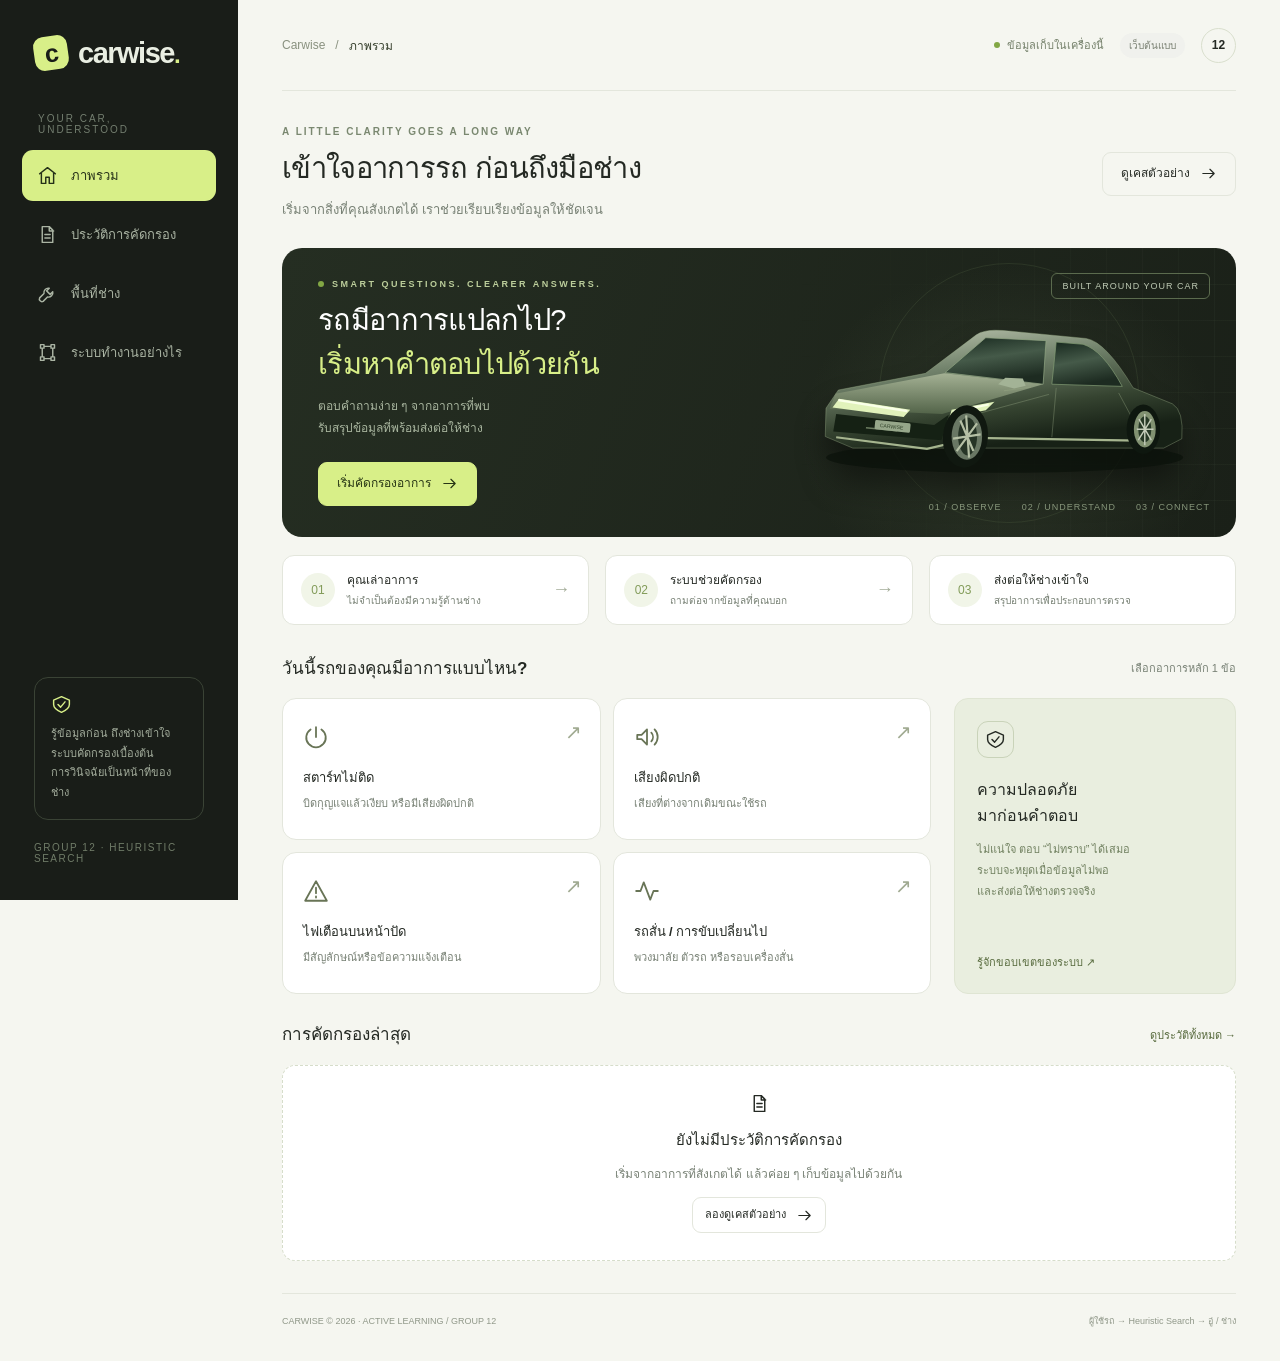
<file: carwise/index.html>
<!doctype html>
<html lang="th"><head><meta charset="utf-8"><meta name="viewport" content="width=device-width,initial-scale=1"><meta name="theme-color" content="#191c18"><title>Carwise — เข้าใจอาการรถ ก่อนถึงมือช่าง</title><link rel="stylesheet" href="styles.css"></head><body><div id="app"></div><div id="toast" role="status" aria-live="polite"></div><script src="engine.js"></script><script src="app.js"></script></body></html>
</file>
<file: carwise/styles.css>
:root{--ink:#242923;--muted:#778074;--paper:#f5f6f0;--line:#e3e6dc;--lime:#d8ef88;--dark:#191d18;--white:#fff;--orange:#bc6338;--radius:20px;font-family:'Leelawadee UI','Tahoma','Segoe UI',sans-serif;color:var(--ink);background:var(--paper);font-synthesis:none}*{box-sizing:border-box}body{margin:0}button,input,select,textarea{font:inherit}button,a,input,select,textarea{-webkit-tap-highlight-color:transparent}button{cursor:pointer}button:disabled{opacity:.5;cursor:not-allowed}a{color:inherit;text-decoration:none}button:focus-visible,a:focus-visible{outline:3px solid #75913a;outline-offset:4px}input:focus,select:focus,textarea:focus{outline:2px solid #9cad6d;border-color:transparent}button{border:0}svg{display:block}.icon{width:21px;height:21px;flex-shrink:0;stroke:currentColor;fill:none;stroke-width:1.65;stroke-linecap:round;stroke-linejoin:round}.shell{display:grid;grid-template-columns:238px 1fr;min-height:100vh}.sidebar{background:var(--dark);color:#e9eee2;padding:36px 22px;position:fixed;inset:0 auto 0 0;width:238px;display:flex;flex-direction:column;z-index:5}.brand{display:flex;align-items:center;gap:10px;font:700 29px 'Segoe UI',sans-serif;letter-spacing:-1.5px;padding:0 12px}.brandmark{display:grid;place-items:center;width:34px;height:34px;color:var(--dark);background:var(--lime);border-radius:10px;font-size:25px;transform:rotate(-8deg)}.brand small{color:var(--lime)}.side-label{font-size:10px;letter-spacing:2px;color:#737e6f;margin:43px 16px 15px}.nav{display:grid;gap:8px}.nav a{display:flex;align-items:center;gap:13px;font-size:13px;padding:15px;border-radius:11px;color:#aab4a3}.nav a:hover{background:#272e25;color:#fff}.nav a.active{background:var(--lime);color:#253018;font-weight:700}.nav .count{margin-left:auto;background:#ffffff14;padding:2px 7px;border-radius:5px;font-size:10px}.side-bottom{margin-top:auto;padding:22px 12px 0}.side-note{border:1px solid #3a4335;border-radius:14px;padding:16px;font-size:11px;color:#a3ad9c;line-height:1.8}.side-note .icon{color:var(--lime);margin-bottom:9px}.group-label{font:10px 'Segoe UI',sans-serif;color:#707c68;letter-spacing:1.5px;margin-top:22px}.main{grid-column:2;padding:0 44px 32px;max-width:1600px;width:100%;margin:auto}.topbar{display:flex;align-items:center;justify-content:space-between;border-bottom:1px solid var(--line);height:91px;gap:15px;font-size:12px}.crumb{color:#89917f;display:flex;gap:10px;align-items:center}.crumb strong{color:#333d2a;font-weight:500}.top-right{display:flex;gap:16px;align-items:center}.local{display:flex;align-items:center;gap:7px;font-size:11px;color:#75816b}.dot{width:6px;height:6px;background:#82a744;border-radius:50%;display:inline-block}.avatar{width:35px;height:35px;display:grid;place-items:center;border:1px solid #d9dfcd;border-radius:50%;font:600 12px 'Segoe UI',sans-serif}.intro{display:flex;justify-content:space-between;gap:20px;align-items:center;margin:35px 0 27px}.eyebrow{font:600 10px 'Segoe UI',sans-serif;letter-spacing:2px;color:#7a8870;margin-bottom:10px;text-transform:uppercase}h1{font-size:29px;letter-spacing:-.7px;line-height:1.45;margin:0;font-weight:600}h2{font-size:20px;margin:0 0 10px;font-weight:600;line-height:1.5}h3{font-size:15px;margin:0 0 8px;font-weight:600}p{line-height:1.8}.intro p{margin:9px 0 0;color:var(--muted);font-size:13px}.btn{display:inline-flex;gap:10px;align-items:center;justify-content:center;border-radius:9px;padding:12px 18px;min-height:44px;font-size:12px;line-height:1.45;background:#fff;color:var(--ink);border:1px solid var(--line);font-weight:600;transition:.16s}.btn:hover{border-color:#9bab7f;transform:translateY(-1px)}.btn.primary{background:var(--lime);border-color:var(--lime);color:#263414}.btn.dark{background:var(--dark);color:white;border-color:var(--dark)}.btn.ghost{background:transparent}.btn.danger{color:#9b492d;border-color:#e6c6b7;background:#fff9f6}.btn.small{font-size:11px;padding:8px 12px;min-height:36px}.btn .icon{width:17px;height:17px}.hero{display:grid;grid-template-columns:1.1fr 1fr;position:relative;border-radius:var(--radius);background:linear-gradient(112deg,#252e22,#1a2018);color:#fff;min-height:278px;overflow:hidden}.hero-copy{padding:31px 36px;position:relative;z-index:1}.hero .eyebrow{color:#bcce9b;font-size:9px;letter-spacing:2.5px;display:flex;align-items:center;gap:8px}.hero h2{font-size:29px;line-height:1.5;font-weight:500;letter-spacing:-.7px}.hero h2 em{font-style:normal;color:var(--lime)}.hero p{color:#aab7a0;font-size:12px;max-width:320px;margin:10px 0 22px}.hero-art{position:relative;display:flex;align-items:center;justify-content:center;background:radial-gradient(ellipse at 50% 65%,#6f815c33,transparent 65%)}.car-svg{width:115%;max-width:590px;filter:drop-shadow(0 20px 15px #0007);margin-left:-25px}.art-grid{position:absolute;inset:0;background-image:linear-gradient(#a9c1940b 1px,transparent 1px),linear-gradient(90deg,#a9c1940b 1px,transparent 1px);background-size:36px 36px;mask-image:linear-gradient(90deg,transparent,#000)}.art-label{position:absolute;right:26px;top:25px;border:1px solid #5b6b4e;padding:7px 10px;border-radius:6px;font:9px 'Segoe UI',sans-serif;letter-spacing:1px;color:#bdc9b3}.art-foot{position:absolute;bottom:25px;right:26px;display:flex;gap:20px;color:#87967b;font:9px 'Segoe UI',sans-serif;letter-spacing:1px}.hero-orbit{position:absolute;width:260px;height:260px;border:1px solid #6b805530;border-radius:50%}.workflow{display:grid;grid-template-columns:repeat(3,1fr);gap:16px;margin:18px 0 31px}.flow-step{display:flex;align-items:center;gap:12px;padding:14px 18px;background:#fff;border:1px solid var(--line);border-radius:12px}.flow-num{font:12px 'Segoe UI',sans-serif;color:#829b59;background:#f1f5e8;width:34px;height:34px;border-radius:50%;display:grid;place-items:center}.flow-step h3{font-size:12px;margin-bottom:3px}.flow-step p{font-size:10px;color:var(--muted);margin:0}.flow-arrow{margin-left:auto;color:#a3ac98;font-size:18px}.section-title{display:flex;align-items:center;justify-content:space-between;margin:25px 0 17px}.section-title h2{font-size:17px;margin:0}.section-title span{font-size:11px;color:var(--muted)}.dashboard-grid{display:grid;grid-template-columns:minmax(0,1fr) 282px;gap:23px}.symptom-grid{display:grid;grid-template-columns:1fr 1fr;gap:12px}.symptom{background:#fff;text-align:left;border:1px solid var(--line);border-radius:14px;padding:20px;position:relative;min-height:142px;color:var(--ink);transition:.18s}.symptom:hover{border-color:#a0b777;box-shadow:0 6px 18px #2d402c08;transform:translateY(-2px)}.symptom .icon{color:#687456;width:26px;height:26px;margin-bottom:17px}.symptom h3{font-size:13px;margin-bottom:6px}.symptom p{font-size:11px;color:var(--muted);margin:0}.symptom .arrow{position:absolute;right:18px;top:21px;color:#a0aa91;font-size:20px}.note-card{background:#e9eedf;border:1px solid #dfe5d3;border-radius:14px;padding:22px;display:flex;flex-direction:column;justify-content:space-between}.note-card .badge-icon{width:37px;height:37px;border:1px solid #c9d3b9;border-radius:11px;display:grid;place-items:center;margin-bottom:19px}.note-card h3{font-size:16px;line-height:1.6}.note-card p{font-size:11px;color:#718160;line-height:1.9}.text-link{background:none;padding:0;color:#586b3e;font-size:11px;font-weight:600;text-align:left}.text-link:hover{text-decoration:underline}.recent{margin-top:28px}.table-wrap{overflow:auto;border:1px solid var(--line);border-radius:13px;background:white}table{border-collapse:collapse;width:100%;text-align:left;font-size:12px}th{font-size:10px;font-weight:400;letter-spacing:.3px;color:#89917e;padding:13px 20px;background:#fafbf7;border-bottom:1px solid var(--line);white-space:nowrap}td{padding:17px 20px;border-bottom:1px solid #eff1e9}tr:last-child td{border:0}td .sub{display:block;font-size:10px;color:#909789;margin-top:4px}.pill{display:inline-flex;align-items:center;gap:5px;white-space:nowrap;font-size:10px;border-radius:30px;background:#edf1e4;color:#688342;padding:5px 9px}.pill.warn{color:#ac6a41;background:#faf0e4}.pill.neutral{background:#f0f1ed;color:#7a8173}.pill.blue{background:#ebf0f5;color:#667d94}.empty{padding:27px;text-align:center;background:#fff;border:1px dashed #d6ddca;border-radius:13px}.empty p{font-size:12px;color:var(--muted)}.footer{display:flex;justify-content:space-between;gap:15px;margin-top:32px;padding-top:19px;border-top:1px solid var(--line);font-size:9px;color:#909889;line-height:1.8}.panel{border:1px solid var(--line);border-radius:17px;background:white;padding:28px}.layout{display:grid;grid-template-columns:minmax(0,1fr) 300px;gap:24px;margin-top:24px}.panel p{font-size:12px;color:var(--muted)}.form-grid{display:grid;grid-template-columns:1fr 1fr;gap:18px}.field{display:flex;flex-direction:column;gap:8px;font-size:12px}.field.full{grid-column:1/-1}.field input,.field select,.field textarea,.search{width:100%;border:1px solid #dce2d2;background:#fafbf7;border-radius:9px;padding:13px 14px;color:var(--ink);font-size:12px;line-height:1.5}.field textarea{resize:vertical;min-height:96px}.field small{font-size:10px;color:#8d9682}.required{color:#a06045}.actions{display:flex;gap:12px;flex-wrap:wrap;align-items:center;margin-top:25px}.progress{display:flex;gap:5px;margin:0 0 24px}.progress i{height:4px;flex:1;border-radius:10px;background:#e7ebdf}.progress i.on{background:#9aba62}.question-label{font:10px 'Segoe UI',sans-serif;letter-spacing:1.5px;color:#8a9976;margin-bottom:15px}.question-title{font-size:24px;line-height:1.7;margin:10px 0}.options{display:grid;gap:12px;margin:24px 0}.option{display:flex;align-items:center;justify-content:space-between;text-align:left;gap:14px;background:#fff;border:1px solid #dce3d1;padding:17px 19px;border-radius:11px;color:var(--ink);font-size:13px}.option:hover{background:#f5f9eb;border-color:#97af6d}.option .circle{width:19px;height:19px;border:1px solid #cbd5bd;border-radius:50%;flex-shrink:0}.option:hover .circle{background:var(--lime);border-color:#a6bc7a}.option.unknown{border-style:dashed;color:#7b8572}.aside-card{padding:23px;border:1px solid var(--line);border-radius:15px;background:#edf1e6;height:fit-content}.aside-card h3{font-size:13px}.aside-card p,.aside-card li{font-size:11px;line-height:1.9;color:#748269}.aside-card ul{padding-left:17px}.tiny-label{font:9px 'Segoe UI',sans-serif;color:#869775;letter-spacing:1.5px;margin-bottom:12px}.metric{display:flex;align-items:center;justify-content:space-between;border-top:1px solid #d9e1ce;padding:12px 0;font-size:11px}.metric strong{font:600 23px 'Segoe UI',sans-serif}.math{font:20px Georgia,serif;padding:20px;background:#fff8;border:1px solid #dce4cf;border-radius:10px;text-align:center;margin:15px 0}.alert{padding:17px 20px;display:flex;gap:12px;border:1px solid #eadbc8;border-radius:12px;background:#fcf7ef;font-size:12px;line-height:1.9;color:#9c7144;margin:16px 0}.alert .icon{margin-top:3px}.alert.soft{background:#f1f5e9;border-color:#dde5cd;color:#728553}.alert strong{display:block}.summary-head{display:flex;align-items:flex-start;justify-content:space-between;gap:15px}.case-id{font:11px 'Segoe UI',sans-serif;color:#7c8c69;letter-spacing:1px}.summary-section{padding:22px 0;border-bottom:1px solid var(--line)}.summary-section:last-child{border-bottom:0}.summary-section h3{margin-bottom:15px}.keyvals{display:grid;grid-template-columns:120px 1fr;gap:12px;font-size:12px;line-height:1.8}.keyvals dt{color:#849076}.keyvals dd{margin:0;overflow-wrap:anywhere;white-space:pre-line}.evidence{display:grid;gap:0}.evidence-item{padding:13px 0;border-bottom:1px solid #eef1e7;font-size:12px;line-height:1.8}.evidence-item:last-child{border:0}.evidence-item small{display:block;color:#8d9782;font-size:10px;margin-top:3px}.rank{display:flex;gap:13px;border:1px solid var(--line);border-radius:10px;padding:15px;margin:9px 0}.rank-num{font:20px 'Segoe UI',sans-serif;color:#94a67d}.rank p{margin:5px 0 0;font-size:11px}.stack{display:grid;gap:12px}.divider{height:1px;background:var(--line);margin:23px 0}.toolbar{display:flex;gap:12px;align-items:center;flex-wrap:wrap;margin:23px 0}.search{max-width:360px;background:white}.filter{display:flex;gap:7px;flex-wrap:wrap}.chip{border:1px solid var(--line);background:white;padding:10px 13px;border-radius:8px;font-size:11px;color:#7a866c}.chip.active{background:var(--dark);color:white;border-color:var(--dark)}.stats{display:grid;grid-template-columns:repeat(3,1fr);gap:17px}.stat{background:white;border:1px solid var(--line);border-radius:13px;padding:20px;display:flex;align-items:center;justify-content:space-between}.stat span{font-size:11px;color:#829073}.stat strong{font:600 27px 'Segoe UI',sans-serif}.back{display:inline-flex;align-items:center;gap:8px;font-size:11px;color:#78856b;background:none;padding:0;margin:26px 0 0}.method-grid{display:grid;grid-template-columns:1fr 1fr;gap:22px}.numbered{counter-reset:steps}.numbered li{list-style:none;position:relative;padding:10px 0 16px 40px;line-height:1.8;font-size:12px;color:#778369}.numbered li:before{counter-increment:steps;content:counter(steps,decimal-leading-zero);position:absolute;left:0;background:#edf3e0;border-radius:50%;width:27px;height:27px;display:grid;place-items:center;font:10px 'Segoe UI',sans-serif;color:#849667}.numbered{padding:0}.method-grid .panel{height:100%}.sr-only{position:absolute;width:1px;height:1px;overflow:hidden;clip:rect(0,0,0,0)}#toast{position:fixed;left:50%;bottom:30px;transform:translate(-50%,25px);opacity:0;pointer-events:none;transition:.2s;background:#263020;color:#fff;padding:14px 24px;border-radius:10px;box-shadow:0 8px 35px #0002;font-size:12px;z-index:30;max-width:90vw}#toast.show{opacity:1;transform:translate(-50%,0)}.mobile-brand{display:none}.print-only{display:none}.fade{animation:appear .3s ease}@keyframes appear{from{opacity:0;transform:translateY(6px)}to{opacity:1;transform:translateY(0)}}
@media(min-width:1450px){.main{padding-left:60px;padding-right:60px}.hero{min-height:310px}.hero-copy{padding:40px}.hero h2{font-size:34px}}
@media(max-width:1150px){.sidebar{width:200px;padding:30px 14px}.shell{grid-template-columns:200px 1fr}.main{padding:0 25px 28px}.dashboard-grid{grid-template-columns:1fr 240px}.layout{grid-template-columns:minmax(0,1fr) 250px}.hero-copy{padding:27px}.hero h2{font-size:25px}.flow-step{padding:12px 10px;gap:8px}.flow-arrow{display:none}.hero-art{overflow:hidden}}
@media(max-width:900px){.sidebar{width:78px;padding:27px 10px}.brand{padding:0;justify-content:center}.brand>span:last-child,.side-label,.nav a span,.side-bottom{display:none}.nav{margin-top:45px}.nav a{justify-content:center;padding:15px}.shell{grid-template-columns:78px 1fr}.main{padding:0 22px 25px}.dashboard-grid{grid-template-columns:1fr}.note-card{display:none}.layout{grid-template-columns:1fr}.aside-card{order:2}.hero h2{font-size:24px}.intro h1{font-size:25px}.hero-copy{padding:26px}.hero-art{min-width:0}.flow-step p{font-size:9px}.flow-step h3{font-size:11px}.flow-num{width:27px;height:27px}.layout .aside-card .stack{grid-template-columns:1fr 1fr}.method-grid{gap:14px}.panel{padding:23px}}
@media(max-width:600px){.shell{display:block}.sidebar{position:fixed;inset:auto 0 0;width:100%;height:66px;padding:0 10px;border-top:1px solid #3b4434;display:block}.sidebar .brand{display:none}.nav{margin:0;display:flex;height:66px;justify-content:space-around}.nav a{flex-direction:column;gap:4px;padding:9px 10px;border-radius:0;font-size:9px;flex:1}.nav a span:not(.count){display:block;font-size:8px;white-space:nowrap}.nav a.active{background:#2c3525;color:var(--lime)}.nav .icon{width:18px;height:18px}.main{padding:0 18px 90px}.topbar{height:69px}.crumb{font-size:10px}.top-right .local{display:none}.avatar{width:30px;height:30px}.intro{margin:25px 0 21px}.intro h1{font-size:23px}.intro p{font-size:11px}.intro>.btn{padding:10px;font-size:10px}.eyebrow{font-size:8px}.hero{grid-template-columns:1fr;min-height:0}.hero-copy{padding:25px 24px}.hero h2{font-size:26px}.hero p{max-width:270px}.hero-art{height:150px;margin-top:-8px}.hero-art .car-svg{width:85%;margin-top:-25px}.hero-orbit{width:180px;height:180px}.art-label{top:0;font-size:7px}.art-foot{bottom:14px;font-size:7px}.workflow{gap:7px;margin:13px 0 24px}.flow-step{padding:12px 6px;flex-direction:column;text-align:center;gap:7px}.flow-step h3{font-size:10px}.flow-step p{font-size:8px;line-height:1.6}.symptom{padding:16px;min-height:150px}.symptom h3{font-size:12px}.symptom p{font-size:10px}.section-title h2{font-size:15px}.section-title span{font-size:9px}.footer{font-size:8px;display:block}.footer span{display:block;margin:5px 0}.form-grid,.method-grid{grid-template-columns:1fr}.field.full{grid-column:auto}.panel{padding:20px}.question-title{font-size:21px}.option{font-size:12px;padding:15px}.stats{gap:8px}.stat{padding:14px 12px;flex-direction:column;align-items:flex-start;gap:10px}.stat span{font-size:10px}.stat strong{font-size:24px}.keyvals{grid-template-columns:90px 1fr;font-size:11px;gap:10px}.summary-head{flex-wrap:wrap}.toolbar{gap:10px}.search{max-width:none}.layout .aside-card .stack{grid-template-columns:1fr}.actions .btn{flex:1}.summary-section{padding:18px 0}.intro .btn .icon{display:none}th,td{padding:13px 14px}#toast{bottom:80px}}
table{min-width:620px}.table-wrap .text-link{white-space:nowrap}.empty>.icon{margin:0 auto 14px}
@media(prefers-reduced-motion:reduce){*{animation:none!important;transition:none!important}}
@media print{.sidebar,.topbar,.footer,.actions,.back,.aside-card,.intro .btn,#toast{display:none!important}.shell,.main,.layout{display:block;padding:0;margin:0}.panel{border:0;padding:10px}.print-only{display:block}.summary-section{break-inside:avoid}body{background:white}.intro{margin:0}.alert{background:white}.main{max-width:none}}
</file>
